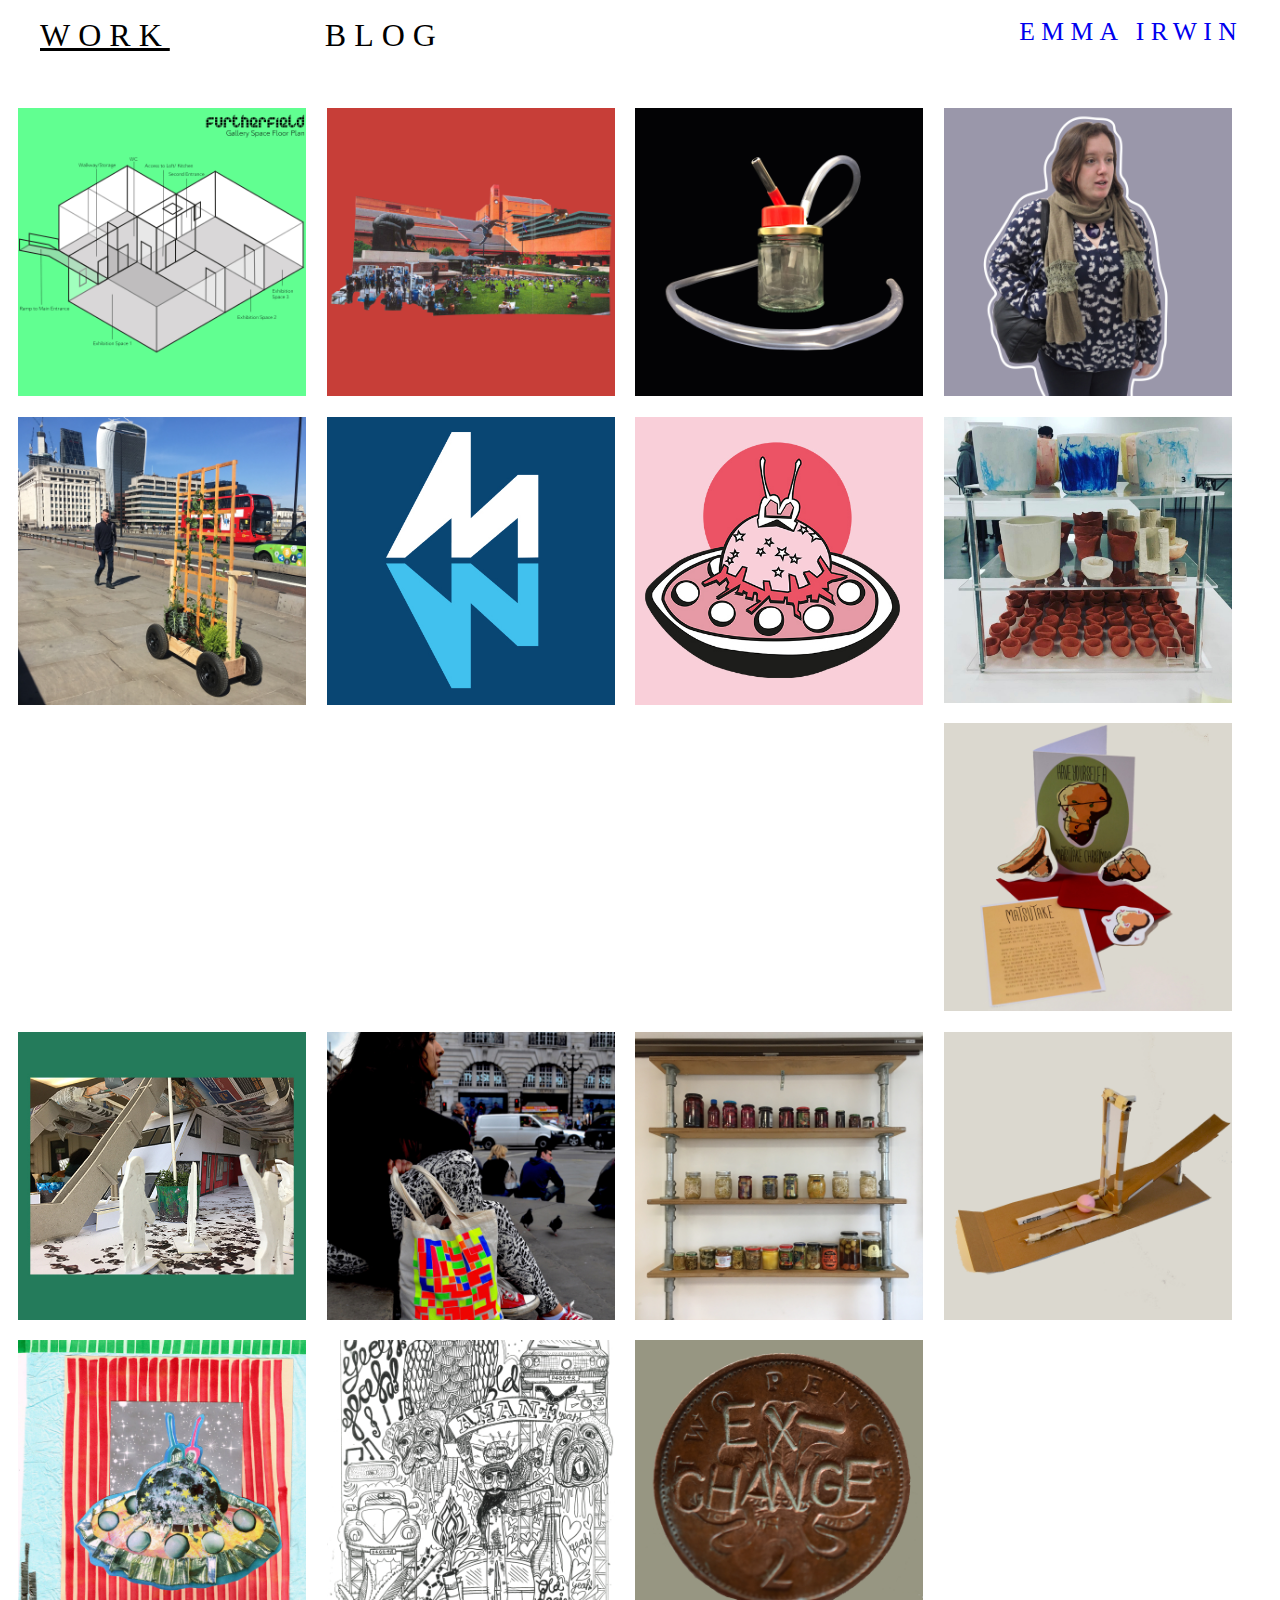
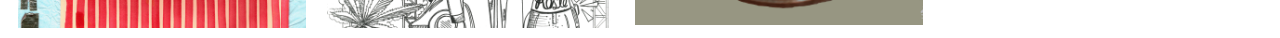
<file: index.html>
<html>

<head>
    <title> WORK </title>
    <link rel="icon" href="favicon.png" type="image/gif" sizes="16x16">
    <link rel="stylesheet" href="style.css">
    <meta name="viewport" content="width=device-width, initial-scale=1">

</head>

<body>
    <div class="toolbar">
        <a class="h1" href="https://emma-irwin.com/"> <u>WORK </a> </u>

        <a class="h1" href="https://emma-irwin.com/blog"> BLOG </a>
  
        <a class="h2" href="https://emma-irwin.com/about"> EMMA IRWIN </a>
      
    </div>

        <!---<img src="favicon.png" style="width:100px; max-height: 100px; float:right;">--->
    </div>


    <!--- ROW 1 --->
<div class="row">
    <div class="img-container">
        <img src="furtherfield.jpg" style="width:100%;">
        <div class="overlay">
            <a class="text" href="https://emma-irwin.com/furtherfield">FURTHERFIELD</a></div>
    </div></div></a>

    <div class="img-container">
        <img src="britishlibrary.jpg" style="width:100%">
        <div class="overlay">
            <a class="text" href="https://emma-irwin.com/britishlibrary">BRITISH LIBRARY RULES</a></div>
    </div>
    </div>

    <div class="img-container">
        <img src="comeclean.jpg" style="width:100%">
        <div class="overlay">
            <a class="text" href="https://emma-irwin.com/hate">I HATE SEMEN</a>
        </div>
    </div>
    </div>

    <div class="img-container">
        <img src="susansmith.jpg" style="width:100%">
        <div class="overlay">
            <a class="text" href="https://emma-irwin.com/susansmith">SUSAN SMITH</a>
        </div>
    </div>
    </div>

    <!--- ROW 2 --->

    <div class="row">

        <div class="img-container">
            <img src="trellistrolley.jpg" style="width:100%">
            <div class="overlay">
                <a class="text" href="https://emma-irwin.com/trellistrolley">TRELLIS TROLLEY</a>
            </div>
        </div>

        <div class="img-container">
            <img src="minster.jpg" style="width:100%">
            <div class="overlay">
                <a class="text" href="https://emma-irwin.com/minster">MINSTER</a>
            </div>
        </div>

        <div class="img-container">
            <img src="spaceship.jpg" style="width:100%">
            <div class="overlay">
                <a class="text" href="https://emma-irwin.com/spaceship">SPACESHIP</a>
            </div>
        </div>

        <div class="img-container">
            <img src="1.1.jpg" style="width:100%">
            <div class="overlay">
                <a class="text" href="https://emma-irwin.com/v&a+1">V&A +1</a>
            </div>
        </div>
        
    </div>

    <!--- ROW 3 --->
    <div class="row">
        <div class="img-container">
            <img src="matsutake.jpg" style="width:100%">
            <div class="overlay">
                <a class="text" href="https://emma-irwin.com/entanglement">NTNGLMNT</a>
            </div>
        </div>

        <div class="img-container">
            <img src="tekhtm.jpg" style="width:100%">
            <div class="overlay">
                <a class="text" href="https://emma-irwin.com/TEKHTM">TEKHTM</a>
            </div>
        </div>

        <div class="img-container">
            <img src="noise.jpg" style="width:100%">
            <div class="overlay">
                <a class="text" href="https://emma-irwin.com/noise">NOISE</a>
            </div>
        </div>

        <div class="img-container">
            <img src="pickling.jpg" style="width:100%">
            <div class="overlay">
                <a class="text" href="https://emma-irwin.com/susansmith">4TLO</a>
            </div>
        </div>
        </br>
    </div>

    <!--- ROW 4 --->
<div class="row">
    <div class="img-container">
        <img src="catapult.jpg" style="width:100%">
        <div class="overlay">
            <a class="text" href="https://emma-irwin.com/catapult">CATAPULT</a>
        </div>
    </div>

    <div class="img-container">
        <img src="collage.jpg" style="width:100%">
        <div class="overlay">
            <a class="text" href="https://emma-irwin.com/collage">COLLAGE</a>
        </div>
    </div>

    <div class="img-container">
        <img src="illustration.jpg" style="width:100%">
        <div class="overlay">
            <a class="text" href="https://emma-irwin.com/artwork">ARTWORK</a>
        </div>
    </div>

    <div class="img-container">
        <img src="exchange.jpg" style="width:100%;">
        <div class="overlay">
            <a class="text" href="https://emma-irwin.com/ex-change">EX-CHANGE</a>
        </div>
    </div>

    </div>
</div>
        <script>
        function on() {
            document.getElementById("popup").style.display = "block";
        }

        function off() {
            document.getElementById("popup").style.display = "none";
        }
    </script>

</body>

</html>

</head>

<body>

</body>
</html
</file>
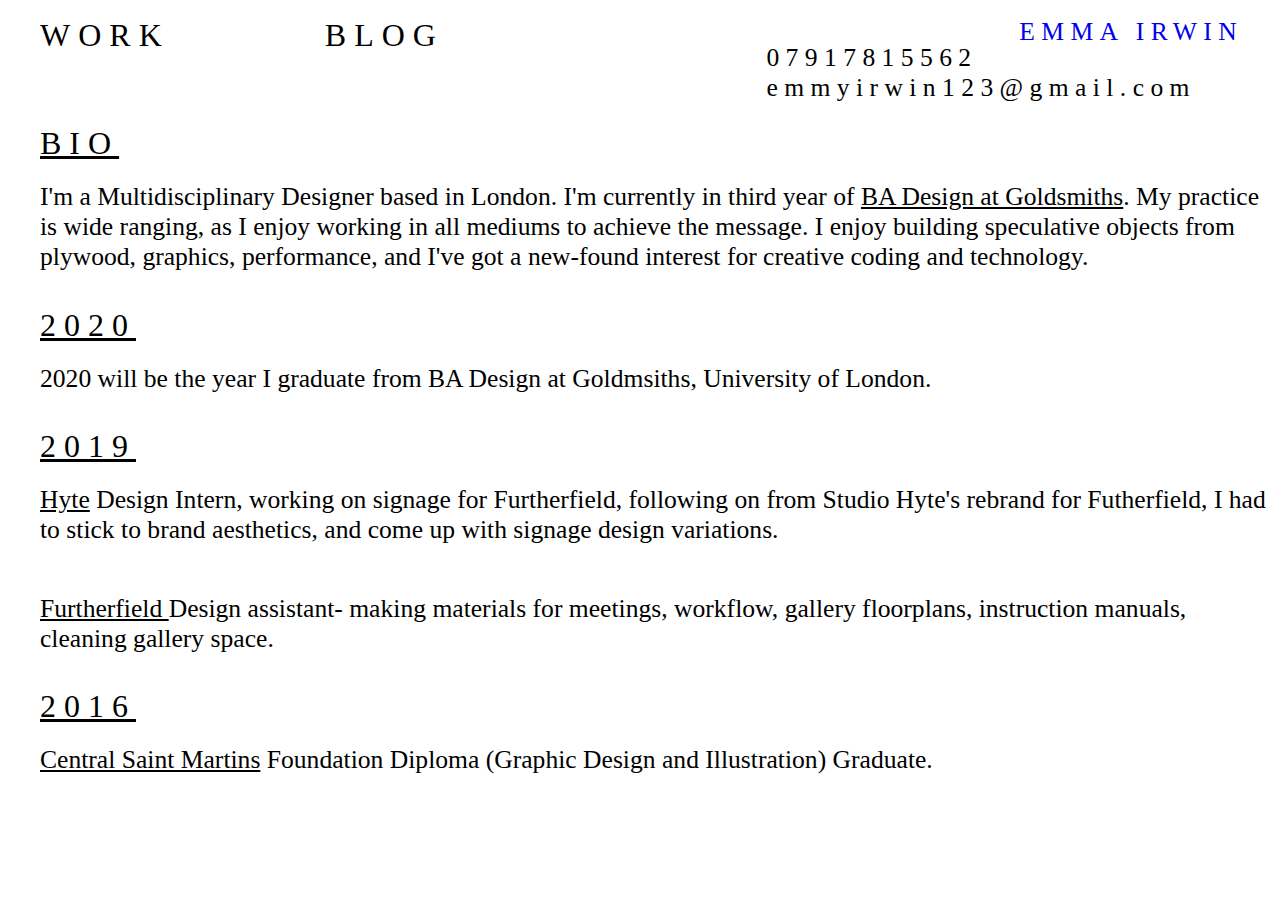
<file: about.html>
<html>
<head>
	<title> ABOUT </title>
	<link rel="icon" href="favicon.png" type="image/gif" sizes="16x16">
   <link rel="stylesheet" href="style.css">
	<meta name="viewport" content="width=device-width, initial-scale=1">



</head>


<body>
<div>
    <a class="h1" href= "https://emma-irwin.com/"> WORK </a> 
  
  </div>
    
  </div>
  <div>
    <a class="h1" href= "https://emma-irwin.com/blog"> BLOG </a> 
  
  </div>


<div>
  <a class="h2" href= "https://emma-irwin.com/about">EMMA IRWIN </a>   
    <p class ="h2">07917815562
  emmyirwin123@gmail.com</p></a>
 


 
</div>
</br></br></br></br></br></br>
<div class="h1"><u>BIO</u></div>
</br>

 <div>
  <p class="p">I'm a Multidisciplinary Designer based in  London. I'm currently in third year of <u> BA Design at Goldsmiths</u>. My practice is wide ranging, as I enjoy working in all mediums to achieve the message. I enjoy building speculative objects from plywood, graphics, performance, and I've got a new-found interest for creative coding and technology. </p>
</div>

<div class="h1"><u>2020</u></div>
</br>
  <p class="p">2020 will be the year I graduate from BA Design at Goldmsiths, University of London.</p>
</div>

<div class="h1"><u>2019</u></div>
</br>

  <p class="p"> <u> Hyte</u> Design Intern, working on signage for Furtherfield, following on from Studio Hyte's rebrand for Futherfield, I had to stick to brand aesthetics, and come up with signage design variations.</p>
	
  <p class="p"><u> Furtherfield </u> Design assistant- making materials for meetings, workflow, gallery floorplans, instruction manuals, cleaning gallery space.</p>
  
</div>


<div class="h1"><u>2016</u></div>
</br>
	
  <p class="p"><u>Central Saint Martins</u> Foundation Diploma (Graphic Design and Illustration) Graduate.</p>
  </div>

<script>
var acc = document.getElementsByClassName("accordion");
var i;

for (i = 0; i < acc.length; i++) {
  acc[i].addEventListener("click", function() {
    this.classList.toggle("active");
    var panel = this.nextElementSibling;
    if (panel.style.display === "block") {
      panel.style.display = "none";
    } else {
      panel.style.display = "block";
    }
  });
}
var acc = document.getElementsByClassName("accordion1");
var i;

for (i = 0; i < acc.length; i++) {
  acc[i].addEventListener("click", function() {
    this.classList.toggle("active");
    var panel = this.nextElementSibling;
    if (panel.style.display === "block") {
      panel.style.display = "none";
    } else {
      panel.style.display = "block";
    }
  });
}
</script>

</body>

</body>
</file>
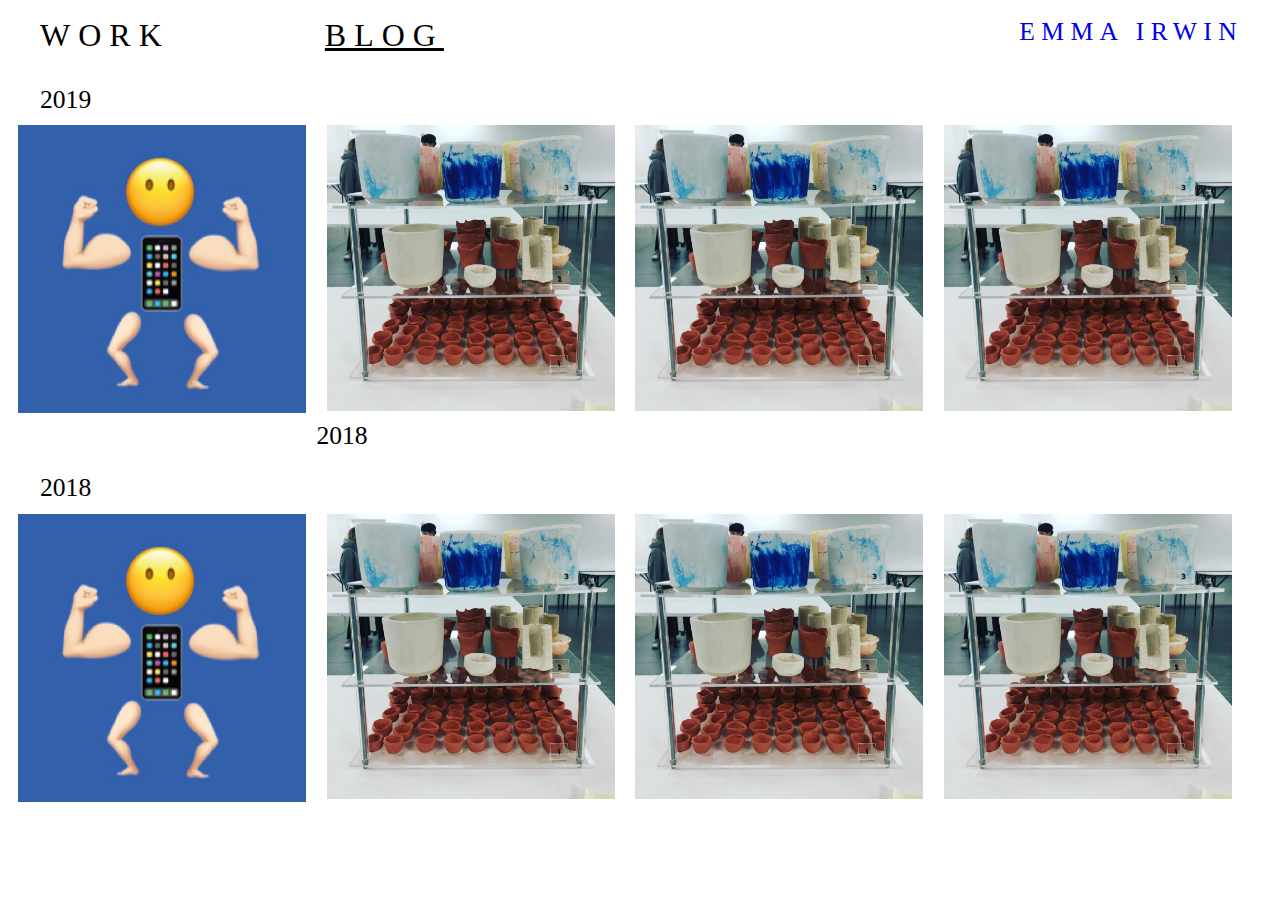
<file: blog.html>
<html>
<head>
	<title> BLOG </title>
	<link rel="icon" href="favicon.png" type="image/gif" sizes="16x16">
  <link rel="stylesheet" href="style.css">
	<meta name="viewport" content="width=device-width, initial-scale=1">

</head>
<body>
<div>
    <a class="h1" href= "https://emma-irwin.com/"> WORK </a> 
  
  </div>
    
  </div>
  <div>
    <a class="h1" href= "https://emma-irwin.com/blog"> <u>BLOG </u></a> 
  
  </div>


<div>
  <a class="h2" href= "https://emma-irwin.com/about"> EMMA IRWIN </a>


<br/>
<br/>
<br/>
<div class="p"> 2019</div>

<div class="column">
  <div class="img-container">
  <img src="materialculture.jpg" style="width:100%; height:auto">
  <div class="overlay">
    <div class="text" href="https://emma-irwin.com/materialculture">MATERIAL CULTURE</div>
  </div>
</div>

<div class="column">
  <div class="img-container">
  <img src="1.1.jpg" alt="2" style="width:100%">
  <div class="overlay">
    <div class="text">ETHICS & SUSTAINABILITY</div>
  </div>
  </div>

<div class="column">
  <div class="img-container">
  <img src="1.1.jpg" alt="3" style="width:100%">
  <div class="overlay">
    <div class="text">V&A +1</div>
  </div>
 </div>

 <div class="column">
  <div class="img-container">
  <img src="1.1.jpg" alt="3" style="width:100%">
  <div class="overlay">
    <div class="text">V&A +1</div>
  </div>
 </div>


</div></div></div></div></div>


<div class="rect"> </div>
<div class="p">2018</div>
<div class="p">2018</div>

<div class="column">
  <div class="img-container">
  <img src="materialculture.jpg" style="width:100%; height:auto">
  <div class="overlay">
    <div class="text">MATERIAL CULTURE</div>
  </div>
</div>

<div class="column">
  <div class="img-container">
  <img src="1.1.jpg" alt="2" style="width:100%">
  <div class="overlay">
    <div class="text">ETHICS & SUSTAINABILITY</div>
  </div>
  </div>

<div class="column">
  <div class="img-container">
  <img src="1.1.jpg" alt="3" style="width:100%">
  <div class="overlay">
    <div class="text">V&A +1</div>
  </div>
 </div>

 <div class="column">
  <div class="img-container">
  <img src="1.1.jpg" alt="3" style="width:100%">
  <div class="overlay">
    <div class="text">V&A +1</div>
  </div>
 </div>


 <!--- ROW 2 --->
</file>
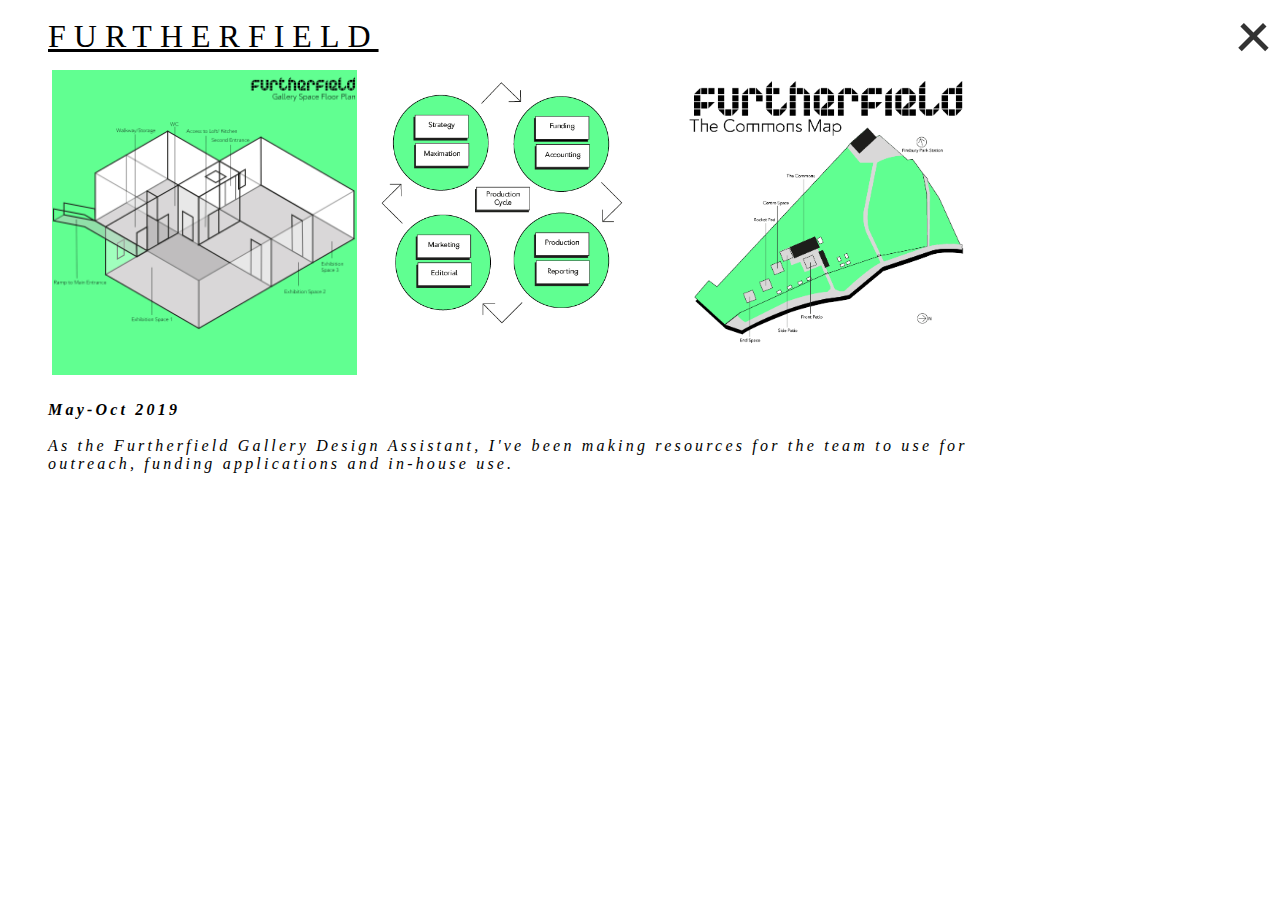
<file: furtherfield.html>
<html>
<head>
	<title> WORK </title>
	<link rel="icon" href="favicon.png" type="image/gif" sizes="16x16">

	<meta name="viewport" content="width=device-width, initial-scale=1">


<style>
	body { 	background: white;
	 	font-family: helvetica neue;
	 	font-size: 12pt;}

//Header
.cursor {
  color:#ac80ff;;
}
.header{
	
}
.h1 { 
	position: relative;
	padding-top: 10px;
	padding-bottom: 0px;
	padding-left: 40px;
	width: 20%;
	left: 0px;
	top: 0px;
	float: left;
	background: white;
	letter-spacing: 0.25em;
	font-size:24pt;
	text-align: left; 
	color:black;
	transition: 0.1s;
  text-decoration: none;

	;
}
.h1:hover {color: #ac80ff; font-style: italic;}
.h2:hover {color: #ac80ff; font-style: italic;}

.h2 { 
	font-size: 16pt;
	padding-top: 18px;
	padding-right: 0px;
	letter-spacing: 0.25em;
	width: 20%;
	float:right;
  text-decoration: none;
}
.p { 
  font-size:24pt;
  position: relative;
  padding-top: 10px;
  padding-bottom: 0px;
  padding-left: 40px;
  width: 80%;
  left: 0px;
  top: 0px;
  float: left;
  background: white;
  letter-spacing: 0.2em;
  font-size:12pt;
  text-align: left; 
  color:black;
  transition: 0.1s;
  font-style: italic; }

.container {
  display: inline-block;
  cursor: pointer;
  float: right;
}

.square {
	height: 200px;
	width: 25%;
	border-color: black;
	background-color: #ac80ff;
	float: left;
	padding: 20px;
}


.overlay {
  position: absolute;
  top: 40%;
  bottom: 0;
  left: 20%;
  right: 0;
  height: 20%;
  width: 60%;
  opacity: 0;
  transition: .4s ease;
  background-color: #ffffff;
}

.img-container:hover .overlay {
  opacity: 1;
}

.text {
  color: black;
  font-size: 20px;
  position: absolute;
  top: 50%;
  left: 50%;
  -webkit-transform: translate(-50%, -50%);
  -ms-transform: translate(-50%, -50%);
  transform: translate(-50%, -50%);
  text-align: center;
  opacity: 1;
  letter-spacing: 0.25em;
}
.text:hover {color: #ac80ff; font-style: italic;}

.img-container {
  position:relative;
  float: left;
  width: 20%;
  padding: 30px;
  height: 45%;
}

.column {
  -ms-flex: 50%; /* IE 10 */
  flex: 50%;
  padding: 0 4px;
}

#popup {
  position: relative;
  :center;
  display: none;
  width: 90%;
  height: 100%;
  top: 30%;
  left: 30px;
  right: 0;
  bottom: 0;
  background-color:#ac80ff;
  z-index: 2;
  cursor: pointer;
  opacity: 1;
}

#popuptext{
  position: relative;
  top: 30px;
  left: 10px;
  font-size: 24pt;
  color: white;
  transform: translate(-50%,-50%);
  -ms-transform: translate(-50%,-50%);


  padding-top: 18px;
  padding-right: 0px;
  letter-spacing: 0.25em;
  text-align:center;}
  #popuptext.hover: {color: black; font-style: italic;}

.container {
  display: inline-block;
  cursor: pointer;
  padding-top: 10px;
}

.bar1, .bar2, .bar3 {
  width: 35px;
  height: 5px;
  background-color: #333;
  margin: 6px 0;
  transition: 0.4s;
}

.bar1 {
  -webkit-transform: rotate(-45deg) translate(-9px, 6px);
  transform: rotate(-45deg) translate(-9px, 6px);
}

.bar2 {opacity: 0;}

.bar3 {
  -webkit-transform: rotate(45deg) translate(-8px, -8px);
  transform: rotate(45deg) translate(-8px, -8px);
}

.container .bar1 .bar3:hover {color: #ac80ff;}


.row {
  display: -ms-flexbox; /* IE10 */
  display: flex;
  -ms-flex-wrap: wrap; /* IE10 */
  flex-wrap: wrap;
  padding: 0 4px;
  padding-left: 40px;
}

/* Create four equal columns that sits next to each other */
.column {
  -ms-flex: 25%; /* IE10 */
  flex: 25%;
  max-width: 25%;
  padding: 0 4px;
}

.column img {
  margin-top: 8px;
  vertical-align: middle;
  width: 100%;
}

/* Responsive layout - makes a two column-layout instead of four columns */
@media screen and (max-width: 800px) {
  .column {
    -ms-flex: 50%;
    flex: 50%;
    max-width: 50%;
  }
}

/* Responsive layout - makes the two columns stack on top of each other instead of next to each other */
@media screen and (max-width: 600px) {
  .column {
    -ms-flex: 100%;
    flex: 100%;
    max-width: 100%;
  }
}
</style>
</head>


<body>
  <div>
    <a class="h1" href= "https://emma-irwin.com/furtherfield"> <u>FURTHERFIELD </a> </u>
<a href= "https://emma-irwin.com/">
  <div class="container" >
  <div class="bar1" ></div>
  <div class="bar2" ></div>
  <div class="bar3" ></div>
</div>
</a>
  </div>

</br>
</br>
</br>

<div class="row"> 
  <div class="column">
    <img src="furtherfield.jpg" style="width:100%">
  </div>

  <div class="column">
    <img src="workflow-02.png" style="width:100%">
  </div>  

  <div class="column">
    <img src="commonsmap.png" style="width:100%">
  </div>


  <div class="column">
  </div>
</div>

<div> <p class= "p"> <b>May-Oct 2019</b> <br><br>
As the Furtherfield Gallery Design Assistant, I've been making resources for the team to use for outreach, funding applications and in-house use.  </p>









</body>
</file>
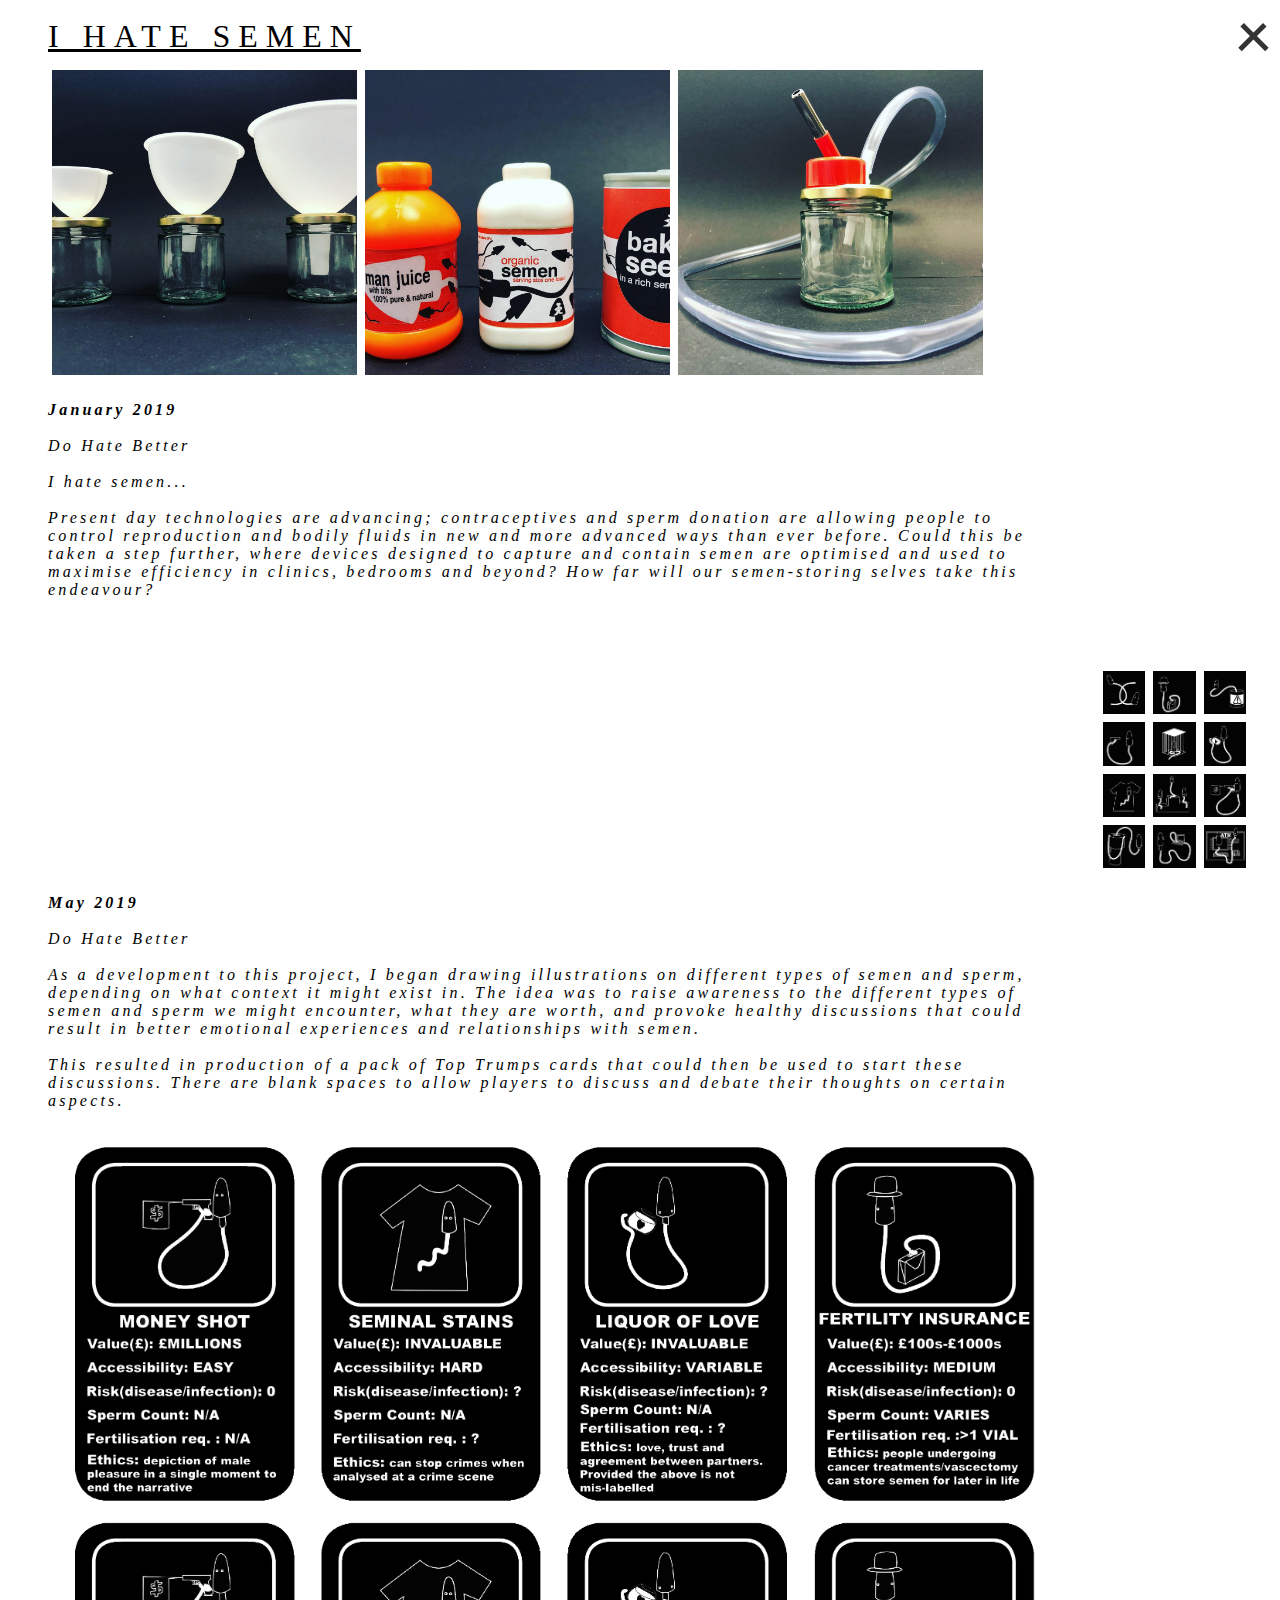
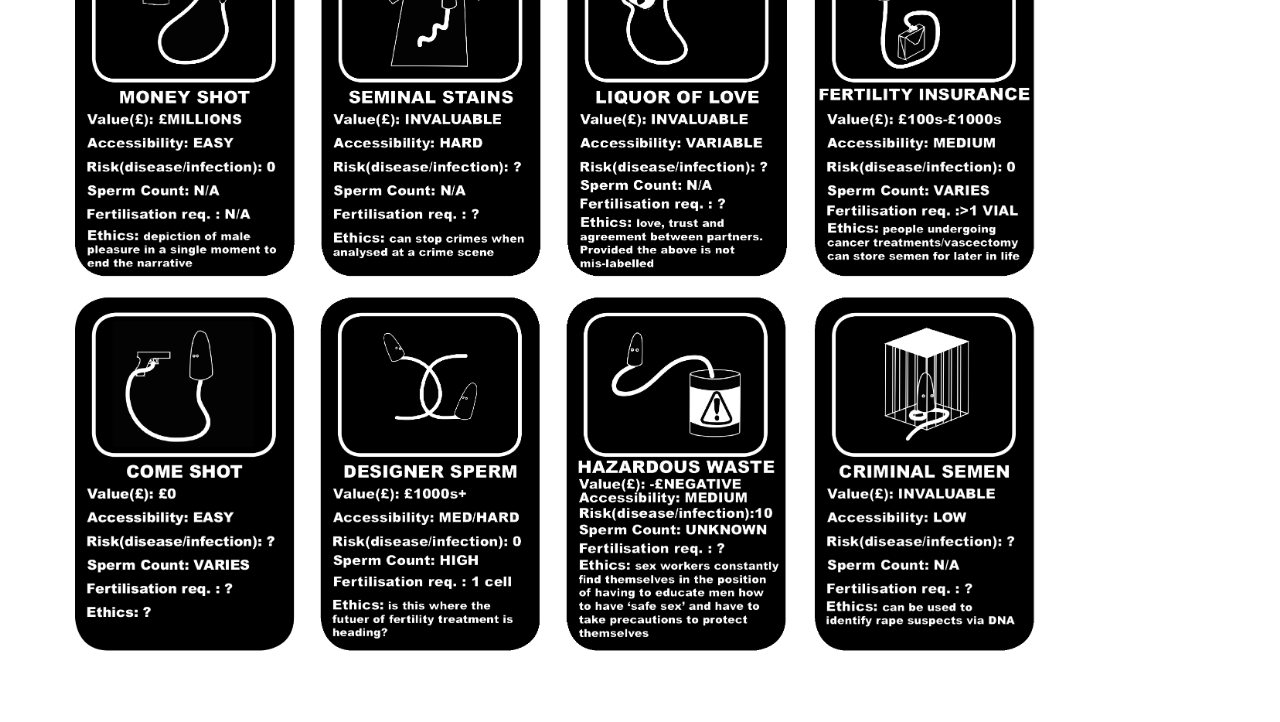
<file: hate.html>
<html>
<head>
	<title> I Hate Semen</title>
	<link rel="icon" href="favicon.png" type="image/gif" sizes="16x16">

	<meta name="viewport" content="width=device-width, initial-scale=1">


<style>
	body { 	background: white;
	 	font-family: helvetica neue;
	 	font-size: 12pt;}

//Header
.cursor {
  color:#ac80ff;;
}
.header{
	
}
.h1 { 
	position: relative;
	padding-top: 10px;
	padding-bottom: 0px;
	padding-left: 40px;
	left: 0px;
	top: 0px;
	float: left;
	background: white;
	letter-spacing: 0.25em;
	font-size:24pt;
	text-align: left; 
	color:black;
	transition: 0.1s;
  text-decoration: none;

	;
}
.h1:hover {color: #ac80ff; font-style: italic;}
.h2:hover {color: #ac80ff; font-style: italic;}

.h2 { 
	font-size: 16pt;
	padding-top: 18px;
	padding-right: 0px;
	letter-spacing: 0.25em;
	width: 20%;
	float:right;
  text-decoration: none;
}
.p { 
  font-size:24pt;
  position: relative;
  padding-top: 10px;
  padding-bottom: 0px;
  padding-left: 40px;
  width: 80%;
  left: 0px;
  top: 0px;
  float: left;
  background: white;
  letter-spacing: 0.2em;
  font-size:12pt;
  text-align: left; 
  color:black;
  transition: 0.1s;
  font-style: italic; }

.container {
  display: inline-block;
  cursor: pointer;
  float: right;
}

.square {
	height: 200px;
	width: 25%;
	border-color: black;
	background-color: #ac80ff;
	float: left;
	padding: 20px;
}


.overlay {
  position: absolute;
  top: 40%;
  bottom: 0;
  left: 20%;
  right: 0;
  height: 20%;
  width: 60%;
  opacity: 0;
  transition: .4s ease;
  background-color: #ffffff;
}

.img-container:hover .overlay {
  opacity: 1;
}

.text {
  color: black;
  font-size: 20px;
  position: absolute;
  top: 50%;
  left: 50%;
  -webkit-transform: translate(-50%, -50%);
  -ms-transform: translate(-50%, -50%);
  transform: translate(-50%, -50%);
  text-align: center;
  opacity: 1;
  letter-spacing: 0.25em;
}
.text:hover {color: #ac80ff; font-style: italic;}

.img-container {
  position:relative;
  float: left;
  width: 20%;
  padding: 30px;
  height: 45%;
}

.column {
  -ms-flex: 50%; /* IE 10 */
  flex: 50%;
  padding: 0 4px;
}

#popup {
  position: relative;
  :center;
  display: none;
  width: 90%;
  height: 100%;
  top: 30%;
  left: 30px;
  right: 0;
  bottom: 0;
  background-color:#ac80ff;
  z-index: 2;
  cursor: pointer;
  opacity: 1;
}

#popuptext{
  position: relative;
  top: 30px;
  left: 10px;
  font-size: 24pt;
  color: white;
  transform: translate(-50%,-50%);
  -ms-transform: translate(-50%,-50%);


  padding-top: 18px;
  padding-right: 0px;
  letter-spacing: 0.25em;
  text-align:center;}
  #popuptext.hover: {color: black; font-style: italic;}

.container {
  display: inline-block;
  cursor: pointer;
  padding-top: 10px;
}

.bar1, .bar2, .bar3 {
  width: 35px;
  height: 5px;
  background-color: #333;
  margin: 6px 0;
  transition: 0.4s;
}

.bar1 {
  -webkit-transform: rotate(-45deg) translate(-9px, 6px);
  transform: rotate(-45deg) translate(-9px, 6px);
}

.bar2 {opacity: 0;}

.bar3 {
  -webkit-transform: rotate(45deg) translate(-8px, -8px);
  transform: rotate(45deg) translate(-8px, -8px);
}

.container .bar1 .bar3:hover {color: #ac80ff;}


.row {
  display: -ms-flexbox; /* IE10 */
  display: flex;
  -ms-flex-wrap: wrap; /* IE10 */
  flex-wrap: wrap;
  padding: 0 4px;
  padding-left: 40px;
}

.row1 {
  display: -ms-flexbox; /* IE10 */
  display: flex;
  -ms-flex-wrap: wrap; /* IE10 */
  flex-wrap: wrap;
  padding: 0 4px;
  padding-left: 40px;
}

/* Create four equal columns that sits next to each other */
.column {
  -ms-flex: 25%; /* IE10 */
  flex: 25%;
  max-width: 25%;
  padding: 0 4px;
}

.column img {
  margin-top: 8px;
  vertical-align: middle;
  width: 100%;
}

/* Responsive layout - makes a two column-layout instead of four columns */
@media screen and (max-width: 800px) {
  .column {
    -ms-flex: 50%;
    flex: 50%;
    max-width: 50%;
  }
}

/* Responsive layout - makes the two columns stack on top of each other instead of next to each other */
@media screen and (max-width: 600px) {
  .column {
    -ms-flex: 100%;
    flex: 100%;
    max-width: 100%;
  }
}
</style>
</head>


<body>
  <div>
    <a class="h1" href= "https://emma-irwin.com/britishlibrary"> <u>I HATE SEMEN </a> </u>
<a href= "https://emma-irwin.com/">
  <div class="container" >
  <div class="bar1" ></div>
  <div class="bar2" ></div>
  <div class="bar3" ></div>
</div>
</a>
  </div>

</br>
</br>
</br>


<div class="row"> 
  <div class="column">
    <img src="hate1.jpg" style="width:100%">
     

   
  </div>

  <div class="column">
    <img src="hate2.jpg" style="width:100%">
 
   
  </div>  

  <div class="column">
      <img src="hate3.jpg" style="width:100%">
   
  </div>


  <div class="column">
   
  </div>
</div>

<div> <p class= "p"> <b>January 2019</b> <br><br>
Do Hate Better <br><br>

I hate semen... <br><br>

Present day technologies are advancing; contraceptives and sperm donation are allowing people to control reproduction and bodily fluids in new and more advanced ways than ever before. Could this be taken a step further, where devices designed to capture and contain semen are optimised and used to maximise efficiency in clinics, bedrooms and beyond? How far will our semen-storing selves take this endeavour? <br><br>

 <br><br>



 </p>
</div>


 <br><br> <br><br> <br><br> <br><br> <br><br> <br><br> <br><br> <br><br>
 <div class="row1"> 
  <div class="column">
    <img src="designersperm.png" style="width:100%">
    <img src="comeshot.png" style="width:100%"> 
    <img src="seminalstains.png" style="width:100%"> 
    <img src="spermdonation.png" style="width:100%"> 
  </div>

  <div class="column">
    <img src="fertilityinsurance.png" style="width:100%">
    <img src="crimesemen.png" style="width:100%"> 
    <img src="spermcompetition.png" style="width:100%"> 
    <img src="technosemen.png" style="width:100%"> 
 
   
  </div>  

  <div class="column">
      <img src="hazardouswaste.png" style="width:100%">
      <img src="liquoroflove.png" style="width:100%"> 
      <img src="moneyshot.png" style="width:100%"> 
      <img src="withdrawal.png" style="width:100%"> 
   
  </div>


  <div class="column">
   
  </div>
</div>


<div> <p class= "p"> <b>May 2019</b> <br><br>
Do Hate Better <br><br>

As a development to this project, I began drawing illustrations on different types of semen and sperm, depending on what context it might exist in. The idea was to raise awareness to the different types of semen and sperm we might encounter, what they are worth, and provoke healthy discussions that could result in better emotional experiences and relationships with semen. <br><br>
This resulted in production of a pack of Top Trumps cards that could then be used to start these discussions. There are blank spaces to allow players to discuss and debate their thoughts on certain aspects.
<br><br>
<img src="toptrumps.png" style="width:100%"> 
 <br><br>



 </p>
</div>






</body>
</file>
<file: style.css>
body {
    background: white;
    font-family: helvetica neue;
    font-size: 12pt;
}

.toolbar {padding-bottom: 10vh;

}
.body {
    background: white;
    font-family: helvetica neue;
    font-size: 12pt;
}

.cursor {
    color: #ac80ff;
    ;
}


.h1 {
    position: relative;
    padding-top: 1vh;
    padding-bottom: 1vh;
    padding-left: 2.5vw;
    width: 20%;
    left: 0px;
    top: 0px;
    float: left;
    background: white;
    letter-spacing: 0.25em;
    font-size: 2.5vw;
    text-align: left;
    color: black;
    transition: 0.1s;
    text-decoration: none;
    ;
}


.h1:hover {
    color: #ac80ff;
    font-style: italic;
}

.h2 {
    font-size: 2VW;
    padding-top: 1vh;
    padding-right: 0px;
    letter-spacing: 0.25em;
    width: 20%;
    float: right;
    text-decoration: none;
}
.h2:hover {
    color: #ac80ff;
    font-style: italic;
}

.p {
    font-size: 2VW;
    font-style: bold;
    text-align: left;
    position:left;
    padding-left: 2.5vw;
    padding-top:2.5vh;
}

.p:hover {
    color: #ac80ff;
    font-style: italic;
}

.rect: {
  height: 20vh;
}

.container {
    display: inline-block;
    cursor: pointer;
    float: right;
}

.square {
    height: 200px;
    width: 25%;
    border-color: black;
    background-color: #ac80ff;
    float: left;
    padding: 20px;
}

.overlay {
    position: absolute;
    top: 30%;
    bottom: 0;
    left: 20%;
    right: 0;
    height: 25%;
    width: 60%;
    opacity: 0;
    transition: .4s ease;
    background-color: #ffffff;
}

.img-container:hover .overlay {
    opacity: 1;
}

.text {
    color: black;
    font-size: 1.5vw;
    position: absolute;
    top: 50%;
    left: 50%;
    -webkit-transform: translate(-50%, -50%);
    -ms-transform: translate(-50%, -50%);
    transform: translate(-50%, -50%);
    text-align: center;
    opacity: 1;
    letter-spacing: 0.15em;
    text-decoration: none;
}

.text:hover {
    color: #ac80ff;
    font-style: italic;
    text-decoration: none;
}

.img-container {
    position: relative;
    float:left;
    width: 22.5vw;
    padding: .8vw;
    height: auto;
}

.img-container-big{position: relative;
    float: left;
    width: 45vw;
    padding: 1vw;
    height: auto;

}

.row {width:100%;
}


.column {
    -ms-flex: 0%;
    /* IE 10 */
    flex: 0%;
    padding: 0vw;
}

#popup {
    position: relative;
    position: center;
    display: none;
    width: 90%;
    height: 100%;
    top: 30%;
    left: 30px;
    right: 0;
    bottom: 0;
    background-color: #ac80ff;
    z-index: 2;
    cursor: pointer;
    opacity: 1;
}

#popuptext {
    position: relative;
    top: 30px;
    left: 10px;
    font-size: 2vw;
    color: white;
    transform: translate(-50%, -50%);
    -ms-transform: translate(-50%, -50%);
    padding-top: 18px;
    padding-right: 0px;
    letter-spacing: 0.25em;
    text-align: center;
}

#popuptext.hover: {
    color: black;
    font-style: italic;
}





.container {
    display: inline-block;
    cursor: pointer;
}

.bar1,
.bar2,
.bar3 {
    width: 35px;
    height: 5px;
    background-color: #333;
    margin: 6px 0;
    transition: 0.4s;
}

.change .bar1 {
    -webkit-transform: rotate(-45deg) translate(-9px, 6px);
    transform: rotate(-45deg) translate(-9px, 6px);
}

.change .bar2 {
    opacity: 0;
}

.change .bar3 {
    -webkit-transform: rotate(45deg) translate(-8px, -8px);
    transform: rotate(45deg) translate(-8px, -8px);
}

.accordion {
  background-color: white;
  color: #444;
  cursor: pointer;
  padding: 18px;
  width: 100%;
  border: none;
  text-align: center;
  outline: none;
  font-size: 30px;
  transition: 0.4s;
  opacity: 1;
  padding-right: 0px;
}

.accordion1 {
  background-color: white;
  color: #444;
  cursor: pointer;
  padding: 0px;
  width: 100%;
  border: none;
  text-align: left;
  outline: none;
  font-size: 24px;
  transition: 0.4s;
  opacity: 1;
  padding-left: 60px;
}

.active, .accordion:hover {
  color:#ac80ff; font-style: italic; ; 

}

.panel {
  padding: 0 10px;
  display: none;
  background-color: white;
  overflow: hidden;
}

@media only screen and (max-width: 350px) {
    .nophono {}
}

//Work
//About
//Blog
</file>
